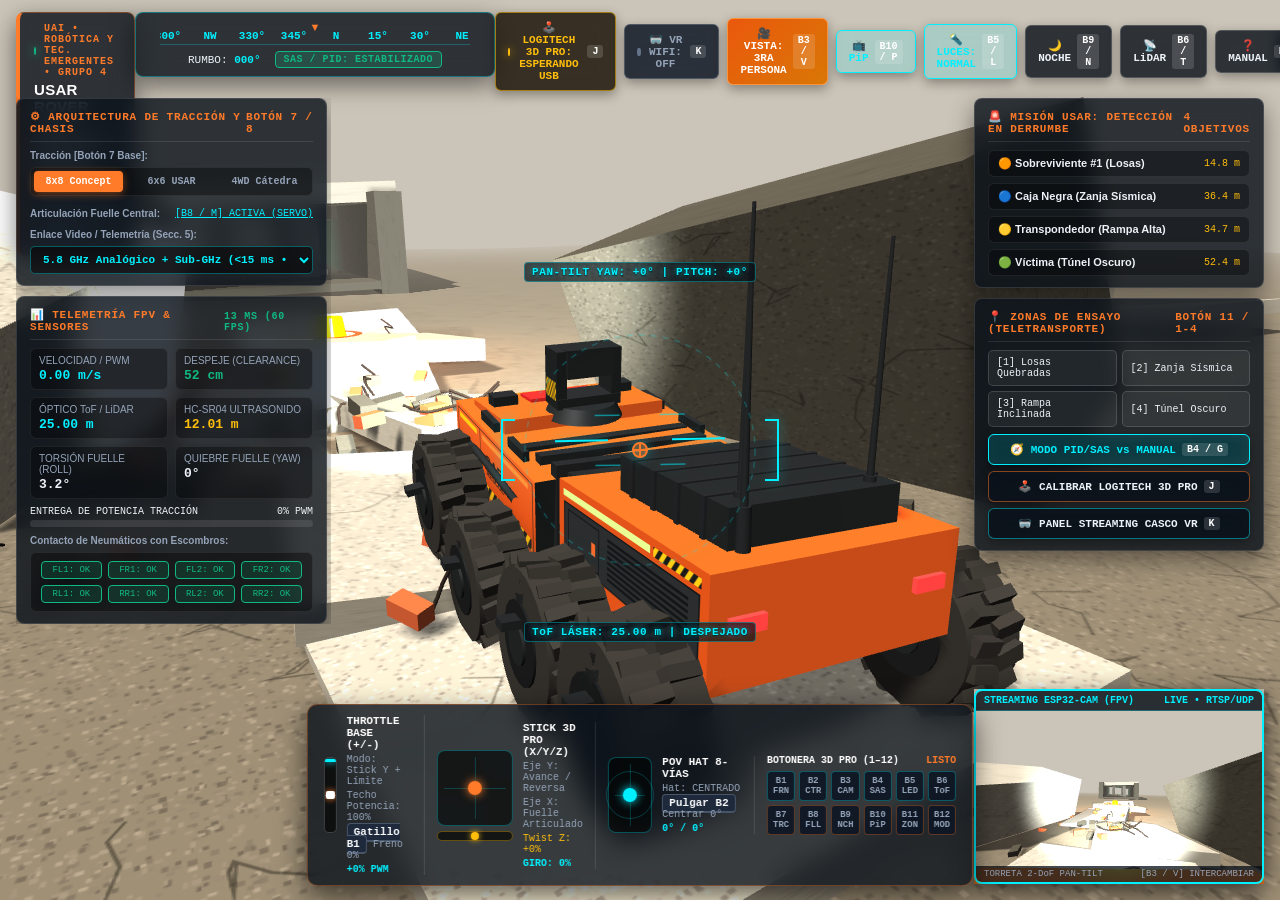
<file: index.html>
<!DOCTYPE html>
<html lang="es">
<head>
  <meta charset="UTF-8" />
  <meta name="viewport" content="width=device-width, initial-scale=1.0" />
  <title>Simulador USAR Rover SAR RESCUE • Edición Logitech Extreme 3D Pro HOTAS (Grupo 4 UAI)</title>
  <link rel="stylesheet" href="styles.css" />
</head>
<body>
  <!-- Contenedor WebGL 3D -->
  <div id="canvas-container"></div>

  <!-- Efectos de Lente Visor VR / FPV (Scanlines, Viñeta, Ruido RF) -->
  <div id="fpv-overlay">
    <div class="fpv-scanlines"></div>
    <div class="fpv-rf-noise" id="fpv-rf-noise"></div>
    <div class="fpv-vignette"></div>
  </div>

  <!-- Alerta Dinámica de Ingeniería / Rescate -->
  <div id="hud-alert-banner"></div>

  <!-- Retícula Central de Realidad Aumentada (Horizonte Artificial + Vector Pan-Tilt + Telémetro) -->
  <div id="ar-hud-center">
    <div id="ar-turret-angles" class="ar-floating-readout">
      PAN-TILT YAW: +0° | PITCH: +0°
    </div>

    <svg id="reticle-svg" viewBox="0 0 340 340">
      <!-- Marco fijo del frente del chasis -->
      <circle cx="170" cy="170" r="115" fill="none" stroke="rgba(0, 240, 255, 0.22)" stroke-width="1.5" stroke-dasharray="6 6" />
      <path d="M 45 140 L 32 140 L 32 200 L 45 200" fill="none" stroke="#00f0ff" stroke-width="2" />
      <path d="M 295 140 L 308 140 L 308 200 L 295 200" fill="none" stroke="#00f0ff" stroke-width="2" />

      <!-- Horizonte Artificial Dinámico (Pitch & Roll del Módulo Frontal) -->
      <g id="reticle-horizon-group">
        <line x1="85" y1="170" x2="138" y2="170" stroke="#00f0ff" stroke-width="2" />
        <line x1="202" y1="170" x2="255" y2="170" stroke="#00f0ff" stroke-width="2" />
        <line x1="125" y1="145" x2="150" y2="145" stroke="rgba(0, 240, 255, 0.5)" stroke-width="1.5" />
        <line x1="190" y1="145" x2="215" y2="145" stroke="rgba(0, 240, 255, 0.5)" stroke-width="1.5" />
        <line x1="125" y1="195" x2="150" y2="195" stroke="rgba(0, 240, 255, 0.5)" stroke-width="1.5" />
        <line x1="190" y1="195" x2="215" y2="195" stroke="rgba(0, 240, 255, 0.5)" stroke-width="1.5" />
      </g>

      <!-- Cruz central fija -->
      <path d="M 162 170 L 178 170 M 170 162 L 170 178" stroke="#ff7a29" stroke-width="2" />

      <!-- Punto indicador de dirección de la torreta Pan-Tilt respecto al frente del chasis -->
      <circle id="reticle-turret-pip" cx="170" cy="170" r="7" fill="rgba(255, 122, 41, 0.35)" stroke="#ff7a29" stroke-width="2" />
    </svg>

    <div id="ar-rangefinder" class="ar-floating-readout">
      ToF LÁSER: 12.00 m | DESPEJADO
    </div>
  </div>

  <!-- Barra Superior: Identidad UAI Grupo 4 + Brújula / SAS + Botonera Rápida -->
  <header id="top-bar">
    <div class="brand-card">
      <div class="brand-badge">
        <span class="status-dot"></span>
        <span>UAI • ROBÓTICA Y TEC. EMERGENTES • GRUPO 4</span>
      </div>
      <div class="brand-title">USAR ROVER "SAR RESCUE" • HOTAS EDITION</div>
      <div class="brand-subtitle">
        A. Yelin • S. Loray • D. Kegler • I. De Giacomo | <strong>Logitech Extreme 3D Pro</strong>
      </div>
    </div>

    <!-- Brújula Superior y Estado SAS / PID -->
    <div class="compass-hud">
      <div class="compass-tape-window">
        <div class="compass-center-caret">▼</div>
        <div id="compass-strip"></div>
      </div>
      <div class="compass-meta">
        <span>RUMBO: <strong id="heading-readout" style="color:#00f0ff;">000°</strong></span>
        <span id="sas-status-pill" class="sas-pill active" title="Click, Botón 4 o tecla G para alternar">
          SAS / PID: ESTABILIZADO
        </span>
      </div>
    </div>

    <!-- Acciones Rápidas de Joystick Logitech 3D Pro, Casco VR Wi-Fi, Cámara, Iluminación, LiDAR y Ayuda -->
    <div class="top-actions">
      <button id="btn-hotas-config" class="hud-btn hotas-badge waiting" title="Abrir Calibrador y Diagnóstico en Vivo para Logitech Extreme 3D Pro (Tecla J)">
        <span class="hotas-dot" id="hotas-conn-dot"></span>
        <span id="hotas-conn-label">🕹️ LOGITECH 3D PRO: ESPERANDO USB</span>
        <span class="key-hint">J</span>
      </button>
      <button id="btn-vr-wifi" class="hud-btn vr-wifi-btn" title="Activar / Desactivar Streaming Wi-Fi para Celular en Casco VR (Tecla K)">
        <span class="vr-wifi-dot" id="vr-wifi-dot"></span>
        <span id="vr-wifi-label">🥽 VR WIFI: OFF</span>
        <span class="key-hint">K</span>
      </button>
      <button id="btn-cam-mode" class="hud-btn accent" title="Alternar entre 1ra Persona (Visor VR FPV) y 3ra Persona (Botón 3 / Tecla V)">
        <span>🎥 VISTA: 3RA PERSONA</span>
        <span class="key-hint">B3 / V</span>
      </button>
      <button id="btn-pip" class="hud-btn active" title="Mostrar/Ocultar monitor secundario Picture-in-Picture (Botón 10 / Tecla P)">
        <span>📺 PiP</span>
        <span class="key-hint">B10 / P</span>
      </button>
      <button id="btn-lights" class="hud-btn active" title="Reflectores Chasis + LEDs Solidarios al Pan-Tilt (Botón 5 / Tecla L)">
        <span>🔦 LUCES: <span id="lights-label">NORMAL</span></span>
        <span class="key-hint">B5 / L</span>
      </button>
      <button id="btn-night" class="hud-btn" title="Simular entorno de derrumbe sin luz solar (Botón 9 / Tecla N)">
        <span>🌙 NOCHE</span>
        <span class="key-hint">B9 / N</span>
      </button>
      <button id="btn-lidar" class="hud-btn" title="Proyectar nube de puntos óptica Time-of-Flight / Micro-LiDAR (Botón 6 / Tecla T)">
        <span>📡 LiDAR</span>
        <span class="key-hint">B6 / T</span>
      </button>
      <button id="btn-help" class="hud-btn" title="Ver Manual de Ingeniería y Mapeo Logitech Extreme 3D Pro">
        <span>❓ MANUAL</span>
        <span class="key-hint">H</span>
      </button>
    </div>
  </header>

  <!-- Panel Izquierdo: Telemetría en Tiempo Real y Banco de Pruebas de Ingeniería -->
  <aside id="left-panel">
    <!-- Tarjeta 1: Configuración Mecánica y Enlace RF -->
    <div class="hud-card">
      <div class="card-header">
        <span>⚙ ARQUITECTURA DE TRACCIÓN Y CHASIS</span>
        <span>BOTÓN 7 / 8</span>
      </div>

      <div class="selector-group">
        <div class="selector-label">
          <span>Tracción [Botón 7 Base]:</span>
        </div>
        <div class="segmented-control">
          <button class="seg-btn active" data-drive="8x8" title="8 Ruedas sobredimensionadas (Fiel a la Imagen Conceptual)">
            8x8 Concept
          </button>
          <button class="seg-btn" data-drive="6x6" title="6 Ruedas independientes (Recomendación Óptima Ingeniería)">
            6x6 USAR
          </button>
          <button class="seg-btn" data-drive="4wd" title="Prototipo Base Cátedra (Chasis rígido y ruedas TT chicas)">
            4WD Cátedra
          </button>
        </div>

        <div class="selector-label" style="margin-top:6px;">
          <span>Articulación Fuelle Central:</span>
          <button id="joint-toggle-btn" style="background:none;border:none;color:var(--hud-cyan);font-family:var(--font-mono);font-size:10px;cursor:pointer;text-decoration:underline;">
            [B8 / M] <span id="joint-mode-val">ACTIVA (SERVO)</span>
          </button>
        </div>

        <div class="selector-label" style="margin-top:4px;">
          <span>Enlace Video / Telemetría (Secc. 5):</span>
        </div>
        <select id="rf-link-select" class="rf-select">
          <option value="58ghz">5.8 GHz Analógico + Sub-GHz (&lt;15 ms • 60 FPS)</option>
          <option value="qvga">Wi-Fi QVGA 320×240 + UDP (38 ms • 30 FPS)</option>
          <option value="vga">Wi-Fi VGA 640×480 + HUD AR (55 ms • 18 FPS)</option>
          <option value="congested">Wi-Fi 2.4 GHz en Hormigón (&gt;115 ms • Cinetosis)</option>
        </select>
      </div>
    </div>

    <!-- Tarjeta 2: Sensores y Cinemática del Fuelle -->
    <div class="hud-card">
      <div class="card-header">
        <span>📊 TELEMETRÍA FPV &amp; SENSORES</span>
        <span id="val-latency" class="metric-value green" style="font-size:10px;">14 ms (60 FPS)</span>
      </div>

      <div class="metric-grid">
        <div class="metric-box">
          <span class="metric-label">VELOCIDAD / PWM</span>
          <div class="metric-value cyan">
            <span id="val-speed">0.00 m/s</span>
          </div>
        </div>
        <div class="metric-box">
          <span class="metric-label">DESPEJE (CLEARANCE)</span>
          <div id="val-clearance" class="metric-value green">48 cm</div>
        </div>
        <div class="metric-box">
          <span class="metric-label">ÓPTICO ToF / LiDAR</span>
          <div id="val-tof" class="metric-value cyan">12.00 m</div>
        </div>
        <div class="metric-box">
          <span class="metric-label">HC-SR04 ULTRASONIDO</span>
          <div id="val-ultrasonic" class="metric-value amber">12.00 m</div>
        </div>
        <div class="metric-box">
          <span class="metric-label">TORSIÓN FUELLE (ROLL)</span>
          <div id="val-bellows-roll" class="metric-value">0.0°</div>
        </div>
        <div class="metric-box">
          <span class="metric-label">QUIEBRE FUELLE (YAW)</span>
          <div id="val-bellows-yaw" class="metric-value">0°</div>
        </div>
      </div>

      <div class="progress-row">
        <div class="progress-header">
          <span>ENTREGA DE POTENCIA TRACCIÓN</span>
          <span id="val-pwm">0% PWM</span>
        </div>
        <div class="progress-track">
          <div id="bar-pwm" class="progress-fill orange" style="width: 0%;"></div>
        </div>
      </div>

      <!-- Estado de Tracción Rueda por Rueda -->
      <div class="selector-label" style="margin-top:8px;">
        <span>Contacto de Neumáticos con Escombros:</span>
      </div>
      <div class="chassis-diagram">
        <div class="wheel-status-grid">
          <div id="wheel-pill-FL1" class="wheel-pill">FL1: OK</div>
          <div id="wheel-pill-FR1" class="wheel-pill">FR1: OK</div>
          <div id="wheel-pill-FL2" class="wheel-pill">FL2: OK</div>
          <div id="wheel-pill-FR2" class="wheel-pill">FR2: OK</div>
          <div id="wheel-pill-RL1" class="wheel-pill">RL1: OK</div>
          <div id="wheel-pill-RR1" class="wheel-pill">RR1: OK</div>
          <div id="wheel-pill-RL2" class="wheel-pill">RL2: OK</div>
          <div id="wheel-pill-RR2" class="wheel-pill">RR2: OK</div>
        </div>
      </div>
    </div>
  </aside>

  <!-- Panel Derecho: Misión USAR y Teletransporte Rápido a Zonas de Prueba -->
  <aside id="right-panel">
    <div class="hud-card">
      <div class="card-header">
        <span>🚨 MISIÓN USAR: DETECCIÓN EN DERRUMBE</span>
        <span>4 OBJETIVOS</span>
      </div>
      <div class="beacon-list">
        <div id="beacon-item-B1" class="beacon-item">
          <span class="beacon-name">🟠 Sobreviviente #1 (Losas)</span>
          <span id="beacon-dist-B1" class="beacon-dist">14.8 m</span>
        </div>
        <div id="beacon-item-B2" class="beacon-item">
          <span class="beacon-name">🔵 Caja Negra (Zanja Sísmica)</span>
          <span id="beacon-dist-B2" class="beacon-dist">36.2 m</span>
        </div>
        <div id="beacon-item-B3" class="beacon-item">
          <span class="beacon-name">🟡 Transpondedor (Rampa Alta)</span>
          <span id="beacon-dist-B3" class="beacon-dist">34.8 m</span>
        </div>
        <div id="beacon-item-B4" class="beacon-item">
          <span class="beacon-name">🟢 Víctima (Túnel Oscuro)</span>
          <span id="beacon-dist-B4" class="beacon-dist">52.4 m</span>
        </div>
      </div>
    </div>

    <div class="hud-card">
      <div class="card-header">
        <span>📍 ZONAS DE ENSAYO (TELETRANSPORTE)</span>
        <span>BOTÓN 11 / 1-4</span>
      </div>
      <div class="zone-buttons">
        <button class="zone-btn" data-zone="1">[1] Losas Quebradas</button>
        <button class="zone-btn" data-zone="2">[2] Zanja Sísmica</button>
        <button class="zone-btn" data-zone="3">[3] Rampa Inclinada</button>
        <button class="zone-btn" data-zone="4">[4] Túnel Oscuro</button>
      </div>
      <button id="btn-sas" class="hud-btn active" style="width:100%;margin-top:7px;justify-content:center;">
        <span>🧭 MODO PID/SAS vs MANUAL</span>
        <span class="key-hint">B4 / G</span>
      </button>
      <button id="btn-open-hotas-side" class="hud-btn" style="width:100%;margin-top:6px;justify-content:center;border-color:rgba(255,122,41,0.5);">
        <span>🕹️ CALIBRAR LOGITECH 3D PRO</span>
        <span class="key-hint">J</span>
      </button>
      <button id="btn-open-vr-wifi-panel" class="hud-btn" style="width:100%;margin-top:6px;justify-content:center;border-color:rgba(0,240,255,0.45);">
        <span>🥽 PANEL STREAMING CASCO VR</span>
        <span class="key-hint">K</span>
      </button>
    </div>
  </aside>

  <!-- Marco del Monitor Secundario Picture-in-Picture (Esquina Inferior Derecha) -->
  <div id="pip-frame">
    <div class="pip-header">
      <span id="pip-title">STREAMING ESP32-CAM (FPV)</span>
      <span>LIVE • RTSP/UDP</span>
    </div>
    <div class="pip-footer">
      <span>TORRETA 2-DoF PAN-TILT</span>
      <span>[B3 / V] INTERCAMBIAR</span>
    </div>
  </div>

  <!-- Consola Inferior Central: Telemetría en Vivo LOGITECH EXTREME 3D PRO + Fallback Teclado -->
  <footer id="bottom-hotas-bar">
    <!-- 1. Palanca de Gases Base (Throttle Slider Logitech Extreme 3D Pro) -->
    <div class="hotas-module">
      <div class="throttle-track" title="Palanca Throttle en Base del Logitech Extreme 3D Pro (o W/S y R/F en teclado)">
        <div class="throttle-zero-line"></div>
        <div id="throttle-fill"></div>
        <div id="throttle-limit-marker" title="Posición física de la Palanca Throttle en la Base"></div>
        <div id="throttle-handle"></div>
      </div>
      <div class="hotas-info">
        <span class="hotas-title">THROTTLE BASE (+/-)</span>
        <span id="hotas-mode-sub" class="hotas-sub">Modo: Stick Y + Límite</span>
        <span id="hotas-limit-sub" class="hotas-sub">Techo Potencia: 100%</span>
        <span class="hotas-sub"><span class="kbd">Gatillo B1</span> Freno 0%</span>
        <span id="hotas-throttle-val" class="hotas-val">+0%</span>
      </div>
    </div>

    <!-- 2. Stick Principal X/Y + Rotación de Puño Twist Z (Rudder) -->
    <div class="hotas-module">
      <div class="stick-column">
        <div class="stick-box" title="Ejes X (Roll/Dirección) e Y (Pitch/Avance) del Logitech Extreme 3D Pro">
          <div class="stick-deadzone-ring" id="stick-deadzone-ring"></div>
          <div class="stick-crosshair-h"></div>
          <div class="stick-crosshair-v"></div>
          <div id="drive-stick-dot" class="stick-dot orange"></div>
        </div>
        <div class="twist-bar-track" title="Eje Z Twist (Rotación de Puño del Logitech Extreme 3D Pro)">
          <div class="twist-center-tick"></div>
          <div id="twist-bar-dot" class="twist-bar-dot"></div>
        </div>
      </div>
      <div class="hotas-info">
        <span class="hotas-title">STICK 3D PRO (X/Y/Z)</span>
        <span class="hotas-sub">Eje Y: Avance / Reversa</span>
        <span class="hotas-sub">Eje X: Fuelle Articulado</span>
        <span id="hotas-twist-val" class="hotas-sub" style="color:var(--hud-amber);">Twist Z: 0%</span>
        <span id="hotas-steer-val" class="hotas-val">GIRO: 0%</span>
      </div>
    </div>

    <!-- 3. Cabezal 8-Way POV Hat Switch (Torreta Pan-Tilt 2-DoF) -->
    <div class="hotas-module">
      <div class="stick-box pov-hat-box" title="Mini-Stick POV Hat de 8 Direcciones en el Cabezal del Logitech Extreme 3D Pro">
        <div class="stick-crosshair-h"></div>
        <div class="stick-crosshair-v"></div>
        <div class="pov-octagon"></div>
        <div id="turret-stick-dot" class="stick-dot"></div>
      </div>
      <div class="hotas-info">
        <span class="hotas-title">POV HAT 8-VÍAS</span>
        <span id="hotas-hat-dir" class="hotas-sub">Hat: CENTRADO</span>
        <span class="hotas-sub"><span class="kbd">Pulgar B2</span> Centrar 0°</span>
        <span id="hotas-turret-val" class="hotas-val">0° / 0°</span>
      </div>
    </div>

    <!-- 4. Matriz en Vivo de los 12 Botones del Logitech Extreme 3D Pro -->
    <div class="hotas-module">
      <div class="hotas-buttons-panel">
        <div class="hotas-buttons-header">
          <span>BOTONERA 3D PRO (1–12)</span>
          <span id="hotas-active-btn-readout" style="color:var(--hud-orange);">LISTO</span>
        </div>
        <div class="hotas-btn-grid">
          <button class="joy-btn-pill" data-joybtn="1" title="Botón 1 (Gatillo): Freno de Emergencia 0% PWM">B1 FRN</button>
          <button class="joy-btn-pill" data-joybtn="2" title="Botón 2 (Pulgar): Centrar Torreta Pan-Tilt (0°, 0°)">B2 CTR</button>
          <button class="joy-btn-pill" data-joybtn="3" title="Botón 3 (Cabezal Izq Sup): Alternar Cámara FPV / 3ra Persona">B3 CAM</button>
          <button class="joy-btn-pill" data-joybtn="4" title="Botón 4 (Cabezal Der Sup): Alternar SAS/PID Estabilizado">B4 SAS</button>
          <button class="joy-btn-pill" data-joybtn="5" title="Botón 5 (Cabezal Izq Inf): Ciclar Reflectores LED">B5 LED</button>
          <button class="joy-btn-pill" data-joybtn="6" title="Botón 6 (Cabezal Der Inf): Escáner Láser 3D ToF / LiDAR">B6 ToF</button>
          <button class="joy-btn-pill base" data-joybtn="7" title="Botón 7 (Base): Cambiar Tracción (8x8 / 6x6 / 4WD)">B7 TRC</button>
          <button class="joy-btn-pill base" data-joybtn="8" title="Botón 8 (Base): Alternar Fuelle Activo / Pasivo">B8 FLL</button>
          <button class="joy-btn-pill base" data-joybtn="9" title="Botón 9 (Base): Alternar Modo Noche / Derrumbe Oscuro">B9 NCH</button>
          <button class="joy-btn-pill base" data-joybtn="10" title="Botón 10 (Base): Mostrar / Ocultar Ventana PiP">B10 PiP</button>
          <button class="joy-btn-pill base" data-joybtn="11" title="Botón 11 (Base): Teletransportar a Siguiente Zona (1-4)">B11 ZON</button>
          <button class="joy-btn-pill base" data-joybtn="12" title="Botón 12 (Base): Alternar Modo Throttle (Stick ↔ Crucero) y Nivelar">B12 MOD</button>
        </div>
      </div>
    </div>
  </footer>

  <!-- Modal de Calibración, Diagnóstico y Mapeo en Vivo del LOGITECH EXTREME 3D PRO -->
  <div id="hotas-modal" class="modal-backdrop hidden">
    <div class="modal-content hotas-modal-content">
      <div class="modal-header">
        <h2>🕹️ CENTRO DE CONTROL &amp; CALIBRACIÓN • LOGITECH EXTREME 3D PRO HOTAS</h2>
        <button id="btn-close-hotas-modal" class="close-modal-btn">CERRAR [ESC / J]</button>
      </div>

      <div class="hotas-status-strip" id="hotas-modal-status-strip">
        <div>
          <strong id="hotas-device-name">Ningún joystick USB detectado aún</strong>
          <div style="font-size:11px;color:var(--text-muted);margin-top:2px;">
            Conectá tu <strong>Logitech Extreme 3D Pro</strong> por USB y <strong>presioná el gatillo (Botón 1) o mové el stick</strong> para que el navegador lo active mediante Web Gamepad API.
          </div>
        </div>
        <button id="btn-reset-hotas-defaults" class="hud-btn" title="Restaurar configuración predeterminada para Logitech Extreme 3D Pro">
          ↺ RESTAURAR FÁBRICA
        </button>
      </div>

      <div class="hotas-calib-grid">
        <!-- Columna Izquierda: Asignación de Ejes, Auto-Detección y Curvas -->
        <div class="hotas-calib-card">
          <h3>1. CALIBRACIÓN Y AUTO-DETECCIÓN DE LOS 4 EJES + POV HAT</h3>
          <p style="font-size:11px;color:var(--text-muted);margin-bottom:10px;">
            Si algún eje (como el <em>Twist Z</em> o la leva <em>Throttle</em> de la base) no responde en tu versión de Windows/Chrome, hacé clic en <strong>"🎯 Detectar"</strong> y mové ese control físico en el joystick.
          </p>

          <!-- Eje X -->
          <div class="axis-calib-row">
            <div class="axis-calib-top">
              <span class="axis-name">EJE X • Stick Izq/Der (Dirección Fuelle)</span>
              <div class="axis-controls">
                <select id="cfg-axis-x" class="axis-select">
                  <option value="0">Eje 0 (Estándar X)</option>
                  <option value="1">Eje 1</option>
                  <option value="2">Eje 2</option>
                  <option value="3">Eje 3</option>
                </select>
                <button class="learn-axis-btn" data-learn="axisX">🎯 Detectar</button>
                <label class="inv-label"><input type="checkbox" id="cfg-inv-x" /> Inv</label>
              </div>
            </div>
            <div class="axis-bar-bg">
              <div id="calib-bar-x" class="axis-bar-fill" style="width:50%;"></div>
            </div>
          </div>

          <!-- Eje Y -->
          <div class="axis-calib-row">
            <div class="axis-calib-top">
              <span class="axis-name">EJE Y • Stick Adelante/Atrás (Tracción)</span>
              <div class="axis-controls">
                <select id="cfg-axis-y" class="axis-select">
                  <option value="1">Eje 1 (Estándar Y)</option>
                  <option value="0">Eje 0</option>
                  <option value="2">Eje 2</option>
                  <option value="3">Eje 3</option>
                </select>
                <button class="learn-axis-btn" data-learn="axisY">🎯 Detectar</button>
                <label class="inv-label"><input type="checkbox" id="cfg-inv-y" /> Inv</label>
              </div>
            </div>
            <div class="axis-bar-bg">
              <div id="calib-bar-y" class="axis-bar-fill orange" style="width:50%;"></div>
            </div>
          </div>

          <!-- Eje Twist Z (Rudder) -->
          <div class="axis-calib-row">
            <div class="axis-calib-top">
              <span class="axis-name">EJE Z TWIST • Rotación de Puño (Rudder)</span>
              <div class="axis-controls">
                <select id="cfg-axis-twist" class="axis-select">
                  <option value="auto">Auto (Eje 2 / Eje 5)</option>
                  <option value="2">Eje 2 (DirectInput)</option>
                  <option value="5">Eje 5 (Chrome HID Rz)</option>
                  <option value="3">Eje 3</option>
                  <option value="4">Eje 4</option>
                </select>
                <button class="learn-axis-btn" data-learn="axisTwist">🎯 Detectar</button>
                <label class="inv-label"><input type="checkbox" id="cfg-inv-twist" /> Inv</label>
              </div>
            </div>
            <div class="axis-bar-bg">
              <div id="calib-bar-twist" class="axis-bar-fill amber" style="width:50%;"></div>
            </div>
          </div>

          <!-- Palanca Throttle Slider (Base) -->
          <div class="axis-calib-row">
            <div class="axis-calib-top">
              <span class="axis-name">THROTTLE SLIDER • Leva en la Base (+/-)</span>
              <div class="axis-controls">
                <select id="cfg-axis-throttle" class="axis-select">
                  <option value="auto">Auto (Eje 3 / Eje 6)</option>
                  <option value="3">Eje 3 (DirectInput)</option>
                  <option value="6">Eje 6 (Chrome Slider)</option>
                  <option value="2">Eje 2</option>
                  <option value="4">Eje 4</option>
                </select>
                <button class="learn-axis-btn" data-learn="axisThrottle">🎯 Detectar</button>
                <label class="inv-label"><input type="checkbox" id="cfg-inv-throttle" checked /> Inv</label>
              </div>
            </div>
            <div class="axis-bar-bg">
              <div id="calib-bar-throttle" class="axis-bar-fill green" style="width:100%;"></div>
            </div>
          </div>

          <!-- Ajustes de Modo de Conducción y Sensibilidad -->
          <div class="hotas-tuning-grid">
            <div class="tuning-row">
              <label>Modo de Palanca Throttle y Stick Y:</label>
              <select id="cfg-throttle-mode" class="rf-select">
                <option value="stick_drive">Modo Rover Directo: Stick Y = Avance/Reversa | Leva Base = Límite Potencia PWM</option>
                <option value="hotas_cruise">Modo Crucero HOTAS: Leva Base = Gases Continuos | Stick Y = Aceleración Momentánea</option>
              </select>
            </div>

            <div class="tuning-row">
              <label>Función de la Rotación de Puño (Twist Z):</label>
              <select id="cfg-twist-mode" class="rf-select">
                <option value="turret_and_steer">Híbrido USAR: Mirar con Torreta Pan-Tilt + 35% Asistencia Giro</option>
                <option value="turret_pan">Solo Rotación Horizontal de Torreta Pan-Tilt (Yaw)</option>
                <option value="rover_steer">Dirección Articulada del Rover (Giro con Muñeca)</option>
                <option value="cam_orbit">Orbitar Cámara Exterior de 3ra Persona</option>
              </select>
            </div>

            <div class="slider-pair">
              <div>
                <div class="selector-label">
                  <span>Zona Muerta Stick X/Y:</span>
                  <span id="lbl-deadzone-stick" style="color:var(--hud-cyan);">8%</span>
                </div>
                <input type="range" id="cfg-deadzone-stick" min="0" max="25" value="8" class="hud-range" />
              </div>
              <div>
                <div class="selector-label">
                  <span>Curva Exponencial (Expo):</span>
                  <span id="lbl-expo-curve" style="color:var(--hud-cyan);">35%</span>
                </div>
                <input type="range" id="cfg-expo-curve" min="0" max="75" value="35" class="hud-range" />
              </div>
            </div>
          </div>

          <!-- Inspector de Ejes Crudos del Navegador -->
          <div class="raw-axes-box">
            <span style="font-size:10px;color:var(--text-muted);font-family:var(--font-mono);">TELEMETRÍA CRUDA (gamepad.axes):</span>
            <div id="raw-axes-readout" class="raw-axes-readout">Esperando entrada de Logitech Extreme 3D Pro...</div>
          </div>
        </div>

        <!-- Columna Derecha: Mapa Físico de los 12 Botones del Logitech Extreme 3D Pro -->
        <div class="hotas-calib-card">
          <h3>2. MAPA OFICIAL DE LOS 12 BOTONES • LOGITECH EXTREME 3D PRO</h3>
          <p style="font-size:11px;color:var(--text-muted);margin-bottom:8px;">
            Presioná cualquier botón en tu joystick físico para verificar su respuesta en vivo (se iluminará en verde/naranja):
          </p>
          <table class="controls-table hotas-map-table">
            <thead>
              <tr>
                <th>Botón 3D Pro</th>
                <th>Ubicación Física</th>
                <th>Acción en el Rover USAR</th>
              </tr>
            </thead>
            <tbody id="hotas-modal-btn-table">
              <tr data-btnrow="1">
                <td><span class="kbd">Botón 1</span></td>
                <td>Gatillo (Índice)</td>
                <td><strong>Freno de Emergencia</strong> y corte instantáneo a 0% PWM</td>
              </tr>
              <tr data-btnrow="2">
                <td><span class="kbd">Botón 2</span></td>
                <td>Pulgar Lateral</td>
                <td><strong>Centrar Torreta Pan-Tilt</strong> (0°, 0°) / Invertir Marcha en Crucero</td>
              </tr>
              <tr data-btnrow="3">
                <td><span class="kbd">Botón 3</span></td>
                <td>Cabezal Sup. Izq.</td>
                <td>Alternar cámara <strong>1ra Persona (FPV VR) ↔ 3ra Persona</strong></td>
              </tr>
              <tr data-btnrow="4">
                <td><span class="kbd">Botón 4</span></td>
                <td>Cabezal Sup. Der.</td>
                <td>Alternar <strong>Modo Estabilizado (PID / SAS) ↔ Manual Directo</strong></td>
              </tr>
              <tr data-btnrow="5">
                <td><span class="kbd">Botón 5</span></td>
                <td>Cabezal Inf. Izq.</td>
                <td>Ciclar potencia de <strong>Reflectores LED</strong> (Off / Normal / Max USAR)</td>
              </tr>
              <tr data-btnrow="6">
                <td><span class="kbd">Botón 6</span></td>
                <td>Cabezal Inf. Der.</td>
                <td>Activar / Desactivar escáner láser 3D <strong>ToF / Micro-LiDAR</strong></td>
              </tr>
              <tr data-btnrow="7">
                <td><span class="kbd">Botón 7</span></td>
                <td>Base (Fila 1 Izq.)</td>
                <td>Alternar tracción en vivo: <strong>8x8 Concept → 6x6 USAR → 4WD Cátedra</strong></td>
              </tr>
              <tr data-btnrow="8">
                <td><span class="kbd">Botón 8</span></td>
                <td>Base (Fila 1 Der.)</td>
                <td>Alternar articulación del fuelle: <strong>Activa (Servo) ↔ Pasiva (3D)</strong></td>
              </tr>
              <tr data-btnrow="9">
                <td><span class="kbd">Botón 9</span></td>
                <td>Base (Fila 2 Izq.)</td>
                <td>Alternar iluminación ambiental: <strong>Luz Diurna ↔ Derrumbe Oscuro</strong></td>
              </tr>
              <tr data-btnrow="10">
                <td><span class="kbd">Botón 10</span></td>
                <td>Base (Fila 2 Der.)</td>
                <td>Mostrar / Ocultar monitor secundario <strong>Picture-in-Picture (PiP)</strong></td>
              </tr>
              <tr data-btnrow="11">
                <td><span class="kbd">Botón 11</span></td>
                <td>Base (Fila 3 Izq.)</td>
                <td><strong>Teletransportar</strong> a la siguiente Zona de Ensayo (Zonas 1 → 4)</td>
              </tr>
              <tr data-btnrow="12">
                <td><span class="kbd">Botón 12</span></td>
                <td>Base (Fila 3 Der.)</td>
                <td>Alternar <strong>Modo Throttle (Stick ↔ Crucero)</strong> y Nivelar Chasis</td>
              </tr>
            </tbody>
          </table>
        </div>
      </div>
    </div>
  </div>

  <!-- Modal de Transmisión Wi-Fi bajo demanda para Celular en Casco VR -->
  <div id="vr-wifi-modal" class="modal-backdrop hidden">
    <div class="modal-content" style="max-width:740px;">
      <div class="modal-header">
        <h2>🥽 TRANSMISIÓN WI-FI PARA CELULAR EN CASCO VR (BAJA DEMANDA)</h2>
        <button id="btn-close-vr-wifi-modal" class="close-modal-btn">CERRAR [ESC]</button>
      </div>

      <div class="hotas-status-strip" id="vr-wifi-status-strip">
        <div>
          <strong id="vr-wifi-state-title">⏹ TRANSMISIÓN VR WI-FI DESACTIVADA (0% USO DE RED)</strong>
          <div id="vr-wifi-state-sub" style="font-size:11px;color:var(--text-muted);margin-top:3px;">
            El streaming está apagado por defecto. Pulsá el botón de la derecha (o la tecla <strong>K</strong>) únicamente cuando quieras transmitir al teléfono.
          </div>
        </div>
        <button id="btn-toggle-vr-stream-main" class="hud-btn accent" style="padding:10px 16px;font-size:12px;">
          ▶ ACTIVAR STREAMING VR
        </button>
      </div>

      <div class="hotas-calib-grid" style="grid-template-columns: 1fr 1fr;">
        <div class="hotas-calib-card">
          <h3>1. DIRECCIÓN WEB PARA ABRIR EN EL CELULAR</h3>
          <p style="font-size:11px;color:var(--text-muted);margin-bottom:8px;">
            Conectá el celular a la <strong>misma red Wi-Fi (o Hotspot de la PC)</strong> y escribí cualquiera de estas direcciones en el navegador del teléfono (Chrome / Safari):
          </p>
          <div id="vr-wifi-urls-box" class="vr-urls-list">
            <div class="vr-url-item">http://10.110.16.176:8090/vr</div>
          </div>
          <p id="vr-server-hint" style="font-size:10.5px;color:var(--hud-amber);margin-top:8px;line-height:1.4;">
            💡 Asegurate de haber iniciado el simulador desde <code>INICIAR_SIMULADOR.bat</code> (o ejecutando <code>python wifi_vr_server.py</code>) para habilitar el puerto local 8090.
          </p>
        </div>

        <div class="hotas-calib-card">
          <h3>2. AJUSTES DEL VISOR VR Y CÁMARA</h3>
          <div class="tuning-row" style="margin-bottom:8px;">
            <label>Cámara enviada al Casco VR del Celular:</label>
            <select id="vr-cfg-cam-source" class="rf-select">
              <option value="fpv">Siempre Cámara 1ra Persona FPV (Torreta Pan-Tilt)</option>
              <option value="mirror">Espejar Vista Actual de la Pantalla PC</option>
            </select>
          </div>

          <div class="tuning-row" style="margin-bottom:8px;">
            <label>Calidad / Latencia de Transmisión Wi-Fi:</label>
            <select id="vr-cfg-quality" class="rf-select">
              <option value="fast">Fluidez Máxima VR (480×300 • ~28 FPS • &lt;35 ms)</option>
              <option value="balanced" selected>Equilibrado USAR (600×375 • ~24 FPS)</option>
              <option value="hd">Alta Definición (768×480 • ~18 FPS)</option>
            </select>
          </div>

          <label class="inv-label" style="font-size:11px;color:#e2e8f0;margin-top:10px;">
            <input type="checkbox" id="vr-cfg-allow-gyro" checked />
            Permitir que el Giroscopio del Celular mueva la Torreta Pan-Tilt
          </label>

          <div class="raw-axes-box" style="margin-top:12px;">
            <span style="font-size:10px;color:var(--text-muted);font-family:var(--font-mono);">TELEMETRÍA DE ENLACE VR WI-FI:</span>
            <div id="vr-wifi-telemetry-readout" class="raw-axes-readout">
              Estado: Inactivo | Clientes VR: 0 | Fotogramas enviados: 0
            </div>
          </div>
        </div>
      </div>
    </div>
  </div>

  <!-- Modal de Ficha de Ingeniería, Imagen Conceptual y Controles -->
  <div id="engineering-modal" class="modal-backdrop hidden">
    <div class="modal-content">
      <div class="modal-header">
        <h2>🛠️ SIMULADOR USAR ROVER "SAR RESCUE" • MANUAL DE OPERACIÓN E INGENIERÍA</h2>
        <button id="btn-close-modal" class="close-modal-btn">CERRAR [ESC / H]</button>
      </div>
      <div class="modal-grid">
        <div>
          <img src="assets/concept-rover.jpg" alt="Concept Art Rover USAR" class="concept-preview" />
          <p style="font-size:12px;color:var(--text-muted);line-height:1.5;">
            <strong>Evolución de Plataforma Educativa a Rover USAR (Grupo 4 - UAI):</strong>
            Este Gemelo Digital está integrado nativamente con el joystick <strong>Logitech Extreme 3D Pro</strong> mediante Web Gamepad API,
            implementando el chasis bi-modular articulado con fuelle central (3 grados de libertad:
            <em>Yaw</em> de dirección quebrada, <em>Pitch</em> de inclinación y <em>Roll</em> de torsión sobre escombros),
            torreta Pan-Tilt 2-DoF en el <em>POV Hat</em> y telemetría dual <strong>HC-SR04 + Óptico ToF / Micro-LiDAR</strong>.
          </p>
        </div>
        <div>
          <h3 style="font-size:13px;color:var(--hud-cyan);font-family:var(--font-mono);margin-bottom:6px;">
            RESUMEN DE CONTROLES: LOGITECH EXTREME 3D PRO &amp; TECLADO
          </h3>
          <table class="controls-table">
            <thead>
              <tr>
                <th>Logitech Extreme 3D Pro</th>
                <th>Teclado</th>
                <th>Función en el Rover USAR</th>
              </tr>
            </thead>
            <tbody>
              <tr>
                <td><strong>Stick Eje Y</strong> (Adelante/Atrás)</td>
                <td><span class="kbd">W</span> / <span class="kbd">S</span></td>
                <td>Aceleración y Reversa proporcional con curva exponencial</td>
              </tr>
              <tr>
                <td><strong>Palanca Throttle Base (+/-)</strong></td>
                <td><span class="kbd">R</span> / <span class="kbd">F</span></td>
                <td>Regulador de Potencia PWM (o Gases Continuos en Modo Crucero)</td>
              </tr>
              <tr>
                <td><strong>Stick Eje X</strong> (Izq/Der)</td>
                <td><span class="kbd">A</span> / <span class="kbd">D</span></td>
                <td>Dirección articulada del fuelle central + asistencia diferencial</td>
              </tr>
              <tr>
                <td><strong>Twist Z</strong> (Rotación Puño)</td>
                <td><span class="kbd">Q</span> / <span class="kbd">E</span></td>
                <td>Paneo horizontal rápido de Torreta + asistencia de giro</td>
              </tr>
              <tr>
                <td><strong>POV Hat 8-Vías</strong> (Cabezal)</td>
                <td><span class="kbd">↑</span> <span class="kbd">↓</span> <span class="kbd">←</span> <span class="kbd">→</span></td>
                <td>Mover Torreta Pan-Tilt 2-DoF (Visión activa desacoplada)</td>
              </tr>
              <tr>
                <td><strong>Gatillo (Botón 1)</strong></td>
                <td><span class="kbd">Espacio</span></td>
                <td>Freno de emergencia y corte instantáneo a 0% PWM</td>
              </tr>
              <tr>
                <td><strong>Botón 2</strong> (Pulgar)</td>
                <td><span class="kbd">X</span> o <span class="kbd">C</span></td>
                <td>Centrar Torreta Pan-Tilt al frente del chasis (0°, 0°)</td>
              </tr>
              <tr>
                <td><strong>Botón 3</strong> / <strong>Botón 4</strong></td>
                <td><span class="kbd">V</span> / <span class="kbd">G</span></td>
                <td>Alternar Cámara FPV ↔ 3ra Persona / Alternar SAS PID</td>
              </tr>
              <tr>
                <td><strong>Botón 5</strong> / <strong>Botón 6</strong></td>
                <td><span class="kbd">L</span> / <span class="kbd">T</span></td>
                <td>Ciclar Reflectores LED / Escáner Láser 3D ToF Micro-LiDAR</td>
              </tr>
              <tr>
                <td><strong>Botones Base 7 a 12</strong></td>
                <td><span class="kbd">M</span> <span class="kbd">N</span> <span class="kbd">P</span> <span class="kbd">1-4</span></td>
                <td>Tracción (B7), Fuelle (B8), Noche (B9), PiP (B10), Zonas (B11), Modo (B12)</td>
              </tr>
            </tbody>
          </table>
        </div>
      </div>
    </div>
  </div>

  <!-- Librería Three.js Local (100% portable y offline) y Módulos del Simulador -->
  <script src="vendor/three.min.js"></script>
  <script src="roverBuilder.js"></script>
  <script src="terrainBuilder.js"></script>
  <script src="hotasController.js"></script>
  <script src="simulator.js"></script>
</body>
</html>
</file>
<file: styles.css>
:root {
  --bg-dark: #090d12;
  --panel-bg: rgba(12, 19, 28, 0.82);
  --panel-border: rgba(255, 122, 41, 0.38);
  --hud-cyan: #00f0ff;
  --hud-cyan-dim: rgba(0, 240, 255, 0.22);
  --hud-orange: #ff7a29;
  --hud-amber: #ffbe0b;
  --hud-green: #10b981;
  --hud-red: #ef4444;
  --text-main: #ecf2f8;
  --text-muted: #94a3b8;
  --font-mono: 'JetBrains Mono', 'Consolas', 'Courier New', monospace;
  --font-sans: 'Inter', -apple-system, BlinkMacSystemFont, 'Segoe UI', Roboto, sans-serif;
}

* {
  box-sizing: border-box;
  margin: 0;
  padding: 0;
  user-select: none;
}

body, html {
  width: 100%;
  height: 100%;
  overflow: hidden;
  background-color: var(--bg-dark);
  font-family: var(--font-sans);
  color: var(--text-main);
}

#canvas-container {
  position: absolute;
  inset: 0;
  width: 100%;
  height: 100%;
  z-index: 1;
}

/* Efectos de Post-Procesado FPV (Scanlines, Ruido RF, Viñeta VR) */
#fpv-overlay {
  position: absolute;
  inset: 0;
  pointer-events: none;
  z-index: 2;
  opacity: 0;
  transition: opacity 0.25s ease;
}

#fpv-overlay.active {
  opacity: 1;
}

.fpv-scanlines {
  position: absolute;
  inset: 0;
  background: repeating-linear-gradient(
    to bottom,
    transparent 0px,
    transparent 2px,
    rgba(0, 15, 25, 0.18) 3px,
    rgba(0, 15, 25, 0.18) 4px
  );
}

.fpv-vignette {
  position: absolute;
  inset: 0;
  background: radial-gradient(
    circle at center,
    transparent 55%,
    rgba(0, 10, 18, 0.45) 82%,
    rgba(0, 4, 8, 0.88) 100%
  );
}

.fpv-rf-noise {
  position: absolute;
  inset: 0;
  opacity: 0;
  background-image: repeating-radial-gradient(
    circle at 17% 32%,
    rgba(255, 255, 255, 0.12),
    rgba(0, 0, 0, 0.12) 0.00085px
  );
  mix-blend-mode: overlay;
  transition: opacity 0.2s;
}

/* Retícula Central AR (FPV y 3ra Persona) */
#ar-hud-center {
  position: absolute;
  top: 50%;
  left: 50%;
  transform: translate(-50%, -50%);
  width: 340px;
  height: 340px;
  pointer-events: none;
  z-index: 3;
  display: flex;
  align-items: center;
  justify-content: center;
}

#reticle-svg {
  width: 100%;
  height: 100%;
  overflow: visible;
  filter: drop-shadow(0 0 6px rgba(0, 240, 255, 0.55));
}

.ar-floating-readout {
  position: absolute;
  font-family: var(--font-mono);
  font-size: 11px;
  font-weight: 700;
  letter-spacing: 0.6px;
  color: var(--hud-cyan);
  text-shadow: 0 0 6px rgba(0, 240, 255, 0.7), 0 1px 2px #000;
  background: rgba(6, 15, 24, 0.68);
  padding: 3px 7px;
  border-radius: 4px;
  border: 1px solid rgba(0, 240, 255, 0.35);
}

#ar-turret-angles {
  top: -18px;
  left: 50%;
  transform: translateX(-50%);
  white-space: nowrap;
}

#ar-rangefinder {
  bottom: -22px;
  left: 50%;
  transform: translateX(-50%);
  white-space: nowrap;
  display: flex;
  align-items: center;
  gap: 8px;
}

#ar-rangefinder.warning {
  color: var(--hud-amber);
  border-color: var(--hud-amber);
  text-shadow: 0 0 8px rgba(255, 190, 11, 0.8);
}

#ar-rangefinder.danger {
  color: var(--hud-red);
  border-color: var(--hud-red);
  background: rgba(45, 8, 8, 0.85);
  animation: pulse-danger 0.6s infinite alternate;
}

@keyframes pulse-danger {
  from { transform: translateX(-50%) scale(1); }
  to { transform: translateX(-50%) scale(1.06); }
}

/* Barra Superior: Cabecera UAI + Brújula / SAS */
#top-bar {
  position: absolute;
  top: 12px;
  left: 16px;
  right: 16px;
  display: flex;
  align-items: flex-start;
  justify-content: space-between;
  z-index: 10;
  pointer-events: none;
}

.brand-card {
  pointer-events: auto;
  background: var(--panel-bg);
  backdrop-filter: blur(10px);
  border: 1px solid var(--panel-border);
  border-left: 4px solid var(--hud-orange);
  border-radius: 8px;
  padding: 10px 14px;
  box-shadow: 0 8px 24px rgba(0, 0, 0, 0.5);
  max-width: 350px;
}

.brand-badge {
  display: flex;
  align-items: center;
  gap: 8px;
  font-family: var(--font-mono);
  font-size: 10px;
  font-weight: 700;
  color: var(--hud-orange);
  text-transform: uppercase;
  letter-spacing: 1px;
  margin-bottom: 3px;
}

.status-dot {
  width: 8px;
  height: 8px;
  border-radius: 50%;
  background: var(--hud-green);
  box-shadow: 0 0 8px var(--hud-green);
  animation: blink 1.6s infinite;
}

@keyframes blink {
  0%, 100% { opacity: 1; }
  50% { opacity: 0.35; }
}

.brand-title {
  font-size: 15px;
  font-weight: 800;
  letter-spacing: 0.3px;
  color: #fff;
}

.brand-subtitle {
  font-size: 11px;
  color: var(--text-muted);
  margin-top: 2px;
}

/* Cinta de Brújula y Estado SAS Central */
.compass-hud {
  pointer-events: auto;
  background: var(--panel-bg);
  backdrop-filter: blur(10px);
  border: 1px solid rgba(0, 240, 255, 0.35);
  border-radius: 8px;
  padding: 8px 16px;
  display: flex;
  flex-direction: column;
  align-items: center;
  min-width: 360px;
  box-shadow: 0 8px 24px rgba(0, 0, 0, 0.5);
}

.compass-tape-window {
  width: 310px;
  height: 24px;
  overflow: hidden;
  position: relative;
  border-bottom: 1px solid rgba(0, 240, 255, 0.25);
  margin-bottom: 6px;
}

.compass-center-caret {
  position: absolute;
  top: 0;
  left: 50%;
  transform: translateX(-50%);
  color: var(--hud-orange);
  font-size: 11px;
  font-weight: 900;
  z-index: 2;
}

#compass-strip {
  position: absolute;
  top: 6px;
  left: 0;
  height: 18px;
  display: flex;
  align-items: center;
  font-family: var(--font-mono);
  font-size: 11px;
  font-weight: 700;
  color: var(--hud-cyan);
  white-space: nowrap;
}

.compass-meta {
  display: flex;
  align-items: center;
  gap: 14px;
  font-family: var(--font-mono);
  font-size: 11px;
}

.sas-pill {
  padding: 2px 8px;
  border-radius: 4px;
  font-weight: 700;
  font-size: 10px;
  letter-spacing: 0.5px;
  cursor: pointer;
  transition: all 0.15s;
}

.sas-pill.active {
  background: rgba(16, 185, 129, 0.2);
  color: var(--hud-green);
  border: 1px solid var(--hud-green);
}

.sas-pill.manual {
  background: rgba(255, 190, 11, 0.2);
  color: var(--hud-amber);
  border: 1px solid var(--hud-amber);
}

/* Botonera Rápida Derecha Superior */
.top-actions {
  pointer-events: auto;
  display: flex;
  gap: 8px;
  align-items: center;
}

.hud-btn {
  background: var(--panel-bg);
  backdrop-filter: blur(8px);
  color: var(--text-main);
  border: 1px solid rgba(255, 255, 255, 0.18);
  border-radius: 6px;
  padding: 8px 12px;
  font-family: var(--font-mono);
  font-size: 11px;
  font-weight: 700;
  cursor: pointer;
  display: flex;
  align-items: center;
  gap: 6px;
  transition: all 0.18s ease;
  box-shadow: 0 4px 12px rgba(0, 0, 0, 0.35);
}

.hud-btn:hover {
  border-color: var(--hud-orange);
  background: rgba(255, 122, 41, 0.16);
  transform: translateY(-1px);
}

.hud-btn.active {
  background: rgba(0, 240, 255, 0.16);
  border-color: var(--hud-cyan);
  color: var(--hud-cyan);
}

.hud-btn.accent {
  background: linear-gradient(135deg, #ea580c, #d97706);
  border-color: #fb923c;
  color: #fff;
}

.key-hint {
  background: rgba(255, 255, 255, 0.14);
  padding: 1px 5px;
  border-radius: 3px;
  font-size: 10px;
  color: #fff;
}

/* Panel Izquierdo: Telemetría USAR, Sensores y Configuración de Tracción */
#left-panel {
  position: absolute;
  top: 98px;
  left: 16px;
  width: 315px;
  z-index: 10;
  display: flex;
  flex-direction: column;
  gap: 10px;
  max-height: calc(100vh - 114px);
  overflow-y: auto;
  padding-right: 4px;
}

#left-panel::-webkit-scrollbar {
  width: 4px;
}

#left-panel::-webkit-scrollbar-thumb {
  background: rgba(255, 122, 41, 0.4);
  border-radius: 4px;
}

.hud-card {
  background: var(--panel-bg);
  backdrop-filter: blur(10px);
  border: 1px solid rgba(255, 255, 255, 0.13);
  border-radius: 8px;
  padding: 11px 13px;
  box-shadow: 0 8px 24px rgba(0, 0, 0, 0.45);
}

.card-header {
  display: flex;
  justify-content: space-between;
  align-items: center;
  font-family: var(--font-mono);
  font-size: 11px;
  font-weight: 700;
  text-transform: uppercase;
  letter-spacing: 0.8px;
  color: var(--hud-orange);
  border-bottom: 1px solid rgba(255, 255, 255, 0.1);
  padding-bottom: 6px;
  margin-bottom: 8px;
}

.metric-grid {
  display: grid;
  grid-template-columns: 1fr 1fr;
  gap: 7px;
}

.metric-box {
  background: rgba(0, 0, 0, 0.35);
  border: 1px solid rgba(255, 255, 255, 0.07);
  border-radius: 6px;
  padding: 6px 8px;
}

.metric-label {
  font-size: 10px;
  color: var(--text-muted);
  display: block;
}

.metric-value {
  font-family: var(--font-mono);
  font-size: 13px;
  font-weight: 700;
  color: var(--text-main);
  margin-top: 2px;
}

.metric-value.cyan { color: var(--hud-cyan); }
.metric-value.green { color: var(--hud-green); }
.metric-value.amber { color: var(--hud-amber); }
.metric-value.red { color: var(--hud-red); }

/* Barra de progreso PWM y sensores */
.progress-row {
  margin-top: 7px;
}

.progress-header {
  display: flex;
  justify-content: space-between;
  font-family: var(--font-mono);
  font-size: 10px;
  margin-bottom: 3px;
}

.progress-track {
  width: 100%;
  height: 7px;
  background: rgba(255, 255, 255, 0.1);
  border-radius: 4px;
  overflow: hidden;
}

.progress-fill {
  height: 100%;
  background: linear-gradient(90deg, var(--hud-cyan), var(--hud-green));
  width: 50%;
  transition: width 0.08s ease;
}

.progress-fill.orange {
  background: linear-gradient(90deg, var(--hud-amber), var(--hud-orange));
}

/* Selector de Configuración Ingeniería (6x6 / 8x8 / 4WD, Enlace RF, Articulación) */
.selector-group {
  display: flex;
  flex-direction: column;
  gap: 6px;
}

.selector-label {
  font-size: 10px;
  color: var(--text-muted);
  font-weight: 600;
  display: flex;
  justify-content: space-between;
}

.segmented-control {
  display: grid;
  grid-template-columns: repeat(3, 1fr);
  gap: 4px;
  background: rgba(0, 0, 0, 0.4);
  padding: 3px;
  border-radius: 6px;
  border: 1px solid rgba(255, 255, 255, 0.08);
}

.seg-btn {
  background: transparent;
  border: none;
  color: var(--text-muted);
  font-family: var(--font-mono);
  font-size: 10px;
  font-weight: 700;
  padding: 5px 4px;
  border-radius: 4px;
  cursor: pointer;
  transition: all 0.15s;
  text-align: center;
}

.seg-btn:hover {
  color: #fff;
}

.seg-btn.active {
  background: var(--hud-orange);
  color: #fff;
  box-shadow: 0 2px 8px rgba(255, 122, 41, 0.45);
}

.rf-select {
  width: 100%;
  background: rgba(0, 0, 0, 0.55);
  color: var(--hud-cyan);
  border: 1px solid rgba(0, 240, 255, 0.35);
  border-radius: 5px;
  padding: 6px 8px;
  font-family: var(--font-mono);
  font-size: 11px;
  font-weight: 600;
  outline: none;
  cursor: pointer;
}

.rf-select option {
  background: #0d1520;
  color: #fff;
}

/* Visualizador de Contacto de Ruedas y Fuelle */
.chassis-diagram {
  display: flex;
  align-items: center;
  justify-content: space-between;
  background: rgba(0, 0, 0, 0.4);
  border: 1px solid rgba(255, 255, 255, 0.08);
  border-radius: 6px;
  padding: 8px 10px;
  margin-top: 6px;
}

.wheel-status-grid {
  display: grid;
  grid-template-columns: repeat(4, 1fr);
  gap: 6px;
  width: 100%;
}

.wheel-pill {
  background: rgba(16, 185, 129, 0.15);
  border: 1px solid var(--hud-green);
  border-radius: 4px;
  padding: 3px 4px;
  text-align: center;
  font-family: var(--font-mono);
  font-size: 9px;
  color: var(--hud-green);
  transition: all 0.12s;
}

.wheel-pill.airborne {
  background: rgba(239, 68, 68, 0.18);
  border-color: var(--hud-red);
  color: var(--hud-red);
}

.wheel-pill.disabled {
  opacity: 0.22;
  border-color: #475569;
  color: #475569;
  background: transparent;
}

/* Panel Inferior Central: Consola Virtual HOTAS (Throttle + Stick + Pan-Tilt) */
#bottom-hotas-bar {
  position: absolute;
  bottom: 14px;
  left: 50%;
  transform: translateX(-50%);
  z-index: 10;
  display: flex;
  align-items: center;
  gap: 12px;
  background: var(--panel-bg);
  backdrop-filter: blur(12px);
  border: 1px solid rgba(255, 122, 41, 0.35);
  border-radius: 10px;
  padding: 10px 16px;
  box-shadow: 0 10px 30px rgba(0, 0, 0, 0.65);
}

.hotas-module {
  display: flex;
  align-items: center;
  gap: 10px;
  padding-right: 12px;
  border-right: 1px solid rgba(255, 255, 255, 0.1);
}

.hotas-module:last-child {
  border-right: none;
  padding-right: 0;
}

.throttle-track {
  width: 24px;
  height: 76px;
  background: rgba(0, 0, 0, 0.6);
  border: 1px solid rgba(255, 255, 255, 0.2);
  border-radius: 5px;
  position: relative;
  overflow: hidden;
}

.throttle-zero-line {
  position: absolute;
  top: 50%;
  left: 0;
  right: 0;
  height: 1px;
  background: rgba(255, 255, 255, 0.35);
}

#throttle-fill {
  position: absolute;
  left: 2px;
  right: 2px;
  bottom: 50%;
  height: 0%;
  background: var(--hud-orange);
  border-radius: 2px;
  transition: height 0.05s, bottom 0.05s;
}

#throttle-handle {
  position: absolute;
  left: 1px;
  right: 1px;
  height: 8px;
  top: 50%;
  transform: translateY(-50%);
  background: #fff;
  border-radius: 2px;
  box-shadow: 0 0 6px var(--hud-orange);
}

.stick-box {
  width: 76px;
  height: 76px;
  background: rgba(0, 0, 0, 0.6);
  border: 1px solid rgba(0, 240, 255, 0.3);
  border-radius: 8px;
  position: relative;
}

.stick-crosshair-h {
  position: absolute;
  top: 50%;
  left: 6px;
  right: 6px;
  height: 1px;
  background: rgba(0, 240, 255, 0.2);
}

.stick-crosshair-v {
  position: absolute;
  left: 50%;
  top: 6px;
  bottom: 6px;
  width: 1px;
  background: rgba(0, 240, 255, 0.2);
}

.stick-dot {
  position: absolute;
  width: 14px;
  height: 14px;
  border-radius: 50%;
  top: 50%;
  left: 50%;
  transform: translate(-50%, -50%);
  background: var(--hud-cyan);
  box-shadow: 0 0 10px var(--hud-cyan);
  transition: top 0.04s, left 0.04s;
}

.stick-dot.orange {
  background: var(--hud-orange);
  box-shadow: 0 0 10px var(--hud-orange);
}

.hotas-info {
  display: flex;
  flex-direction: column;
  gap: 3px;
  font-family: var(--font-mono);
  font-size: 10px;
}

.hotas-title {
  font-weight: 800;
  color: #fff;
  font-size: 11px;
}

.hotas-sub {
  color: var(--text-muted);
}

.hotas-val {
  color: var(--hud-cyan);
  font-weight: 700;
}

/* Panel Derecho: Misión USAR, Zonas de Teletransporte y Marco PiP */
#right-panel {
  position: absolute;
  top: 98px;
  right: 16px;
  width: 290px;
  z-index: 10;
  display: flex;
  flex-direction: column;
  gap: 10px;
}

.beacon-list {
  display: flex;
  flex-direction: column;
  gap: 6px;
}

.beacon-item {
  display: flex;
  align-items: center;
  justify-content: space-between;
  background: rgba(0, 0, 0, 0.35);
  border: 1px solid rgba(255, 255, 255, 0.08);
  border-radius: 6px;
  padding: 6px 9px;
  font-size: 11px;
}

.beacon-item.found {
  border-color: var(--hud-green);
  background: rgba(16, 185, 129, 0.14);
}

.beacon-name {
  font-weight: 600;
  display: flex;
  align-items: center;
  gap: 6px;
}

.beacon-dist {
  font-family: var(--font-mono);
  font-size: 10px;
  color: var(--hud-amber);
}

.beacon-item.found .beacon-dist {
  color: var(--hud-green);
  font-weight: 700;
}

.zone-buttons {
  display: grid;
  grid-template-columns: 1fr 1fr;
  gap: 5px;
}

.zone-btn {
  background: rgba(255, 255, 255, 0.06);
  border: 1px solid rgba(255, 255, 255, 0.14);
  color: var(--text-main);
  border-radius: 5px;
  padding: 6px 8px;
  font-family: var(--font-mono);
  font-size: 10px;
  cursor: pointer;
  text-align: left;
  transition: all 0.15s;
}

.zone-btn:hover {
  border-color: var(--hud-cyan);
  background: rgba(0, 240, 255, 0.12);
}

/* Marco Picture-in-Picture (PiP) en esquina inferior derecha */
#pip-frame {
  position: absolute;
  bottom: 16px;
  right: 16px;
  width: 290px;
  height: 195px;
  border: 2px solid var(--hud-cyan);
  border-radius: 8px;
  z-index: 8;
  pointer-events: none;
  box-shadow: 0 8px 28px rgba(0, 0, 0, 0.7);
  overflow: hidden;
  transition: opacity 0.2s;
}

#pip-frame.hidden {
  opacity: 0;
}

.pip-header {
  position: absolute;
  top: 0;
  left: 0;
  right: 0;
  background: rgba(6, 14, 23, 0.82);
  padding: 4px 8px;
  display: flex;
  justify-content: space-between;
  align-items: center;
  font-family: var(--font-mono);
  font-size: 10px;
  font-weight: 700;
  color: var(--hud-cyan);
  border-bottom: 1px solid rgba(0, 240, 255, 0.3);
}

.pip-footer {
  position: absolute;
  bottom: 0;
  left: 0;
  right: 0;
  background: rgba(6, 14, 23, 0.75);
  padding: 3px 8px;
  font-family: var(--font-mono);
  font-size: 9px;
  color: var(--text-muted);
  display: flex;
  justify-content: space-between;
}

/* Alerta Flotante de Ingeniería (Empanzamiento / Cybersickness / Rescate) */
#hud-alert-banner {
  position: absolute;
  top: 86px;
  left: 50%;
  transform: translateX(-50%);
  z-index: 15;
  background: rgba(220, 38, 38, 0.9);
  border: 1px solid #fca5a5;
  color: #fff;
  font-family: var(--font-mono);
  font-size: 12px;
  font-weight: 800;
  padding: 8px 18px;
  border-radius: 6px;
  box-shadow: 0 8px 25px rgba(220, 38, 38, 0.5);
  display: none;
  align-items: center;
  gap: 10px;
  pointer-events: none;
}

#hud-alert-banner.show {
  display: flex;
}

#hud-alert-banner.success {
  background: rgba(16, 185, 129, 0.92);
  border-color: #6ee7b7;
  box-shadow: 0 8px 25px rgba(16, 185, 129, 0.5);
}

/* Modal de Ingeniería, Concept Art y Controles */
.modal-backdrop {
  position: fixed;
  inset: 0;
  background: rgba(4, 8, 14, 0.82);
  backdrop-filter: blur(8px);
  z-index: 50;
  display: flex;
  align-items: center;
  justify-content: center;
  padding: 24px;
}

.modal-backdrop.hidden {
  display: none;
}

.modal-content {
  background: #0e1724;
  border: 1px solid var(--hud-orange);
  border-radius: 12px;
  max-width: 920px;
  width: 100%;
  max-height: 88vh;
  overflow-y: auto;
  padding: 22px 26px;
  box-shadow: 0 20px 60px rgba(0, 0, 0, 0.85);
}

.modal-header {
  display: flex;
  justify-content: space-between;
  align-items: center;
  border-bottom: 1px solid rgba(255, 255, 255, 0.12);
  padding-bottom: 12px;
  margin-bottom: 16px;
}

.modal-header h2 {
  font-size: 18px;
  color: var(--hud-orange);
  font-family: var(--font-mono);
}

.close-modal-btn {
  background: rgba(255, 255, 255, 0.1);
  border: 1px solid rgba(255, 255, 255, 0.2);
  color: #fff;
  padding: 6px 12px;
  border-radius: 6px;
  cursor: pointer;
  font-family: var(--font-mono);
  font-weight: 700;
}

.modal-grid {
  display: grid;
  grid-template-columns: 1.1fr 1fr;
  gap: 18px;
}

.concept-preview {
  width: 100%;
  border-radius: 8px;
  border: 1px solid rgba(255, 122, 41, 0.4);
  margin-bottom: 10px;
}

.controls-table {
  width: 100%;
  border-collapse: collapse;
  font-size: 12px;
  margin-top: 6px;
}

.controls-table th, .controls-table td {
  padding: 7px 8px;
  border-bottom: 1px solid rgba(255, 255, 255, 0.08);
  text-align: left;
}

.controls-table th {
  color: var(--hud-cyan);
  font-family: var(--font-mono);
  font-size: 11px;
}

.kbd {
  background: #1e293b;
  border: 1px solid #475569;
  border-bottom-width: 2px;
  border-radius: 4px;
  padding: 2px 6px;
  font-family: var(--font-mono);
  font-size: 11px;
  color: #f8fafc;
  font-weight: 700;
}

/* =========================================================================
   ESTILOS ESPECIALIZADOS LOGITECH EXTREME 3D PRO (TELEMETRÍA Y CALIBRADOR)
   ========================================================================= */

.hotas-badge.waiting {
  border-color: rgba(255, 190, 11, 0.55);
  background: rgba(30, 22, 10, 0.85);
  color: var(--hud-amber);
}

.hotas-badge.connected {
  border-color: var(--hud-green);
  background: rgba(8, 35, 24, 0.88);
  color: var(--hud-green);
  box-shadow: 0 0 14px rgba(16, 185, 129, 0.35);
}

.hotas-dot {
  width: 8px;
  height: 8px;
  border-radius: 50%;
  background: var(--hud-amber);
  box-shadow: 0 0 8px var(--hud-amber);
  animation: blink 1.4s infinite;
}

.hotas-badge.connected .hotas-dot {
  background: var(--hud-green);
  box-shadow: 0 0 9px var(--hud-green);
}

/* Marcador de la leva física Throttle Base en la pista de gases */
#throttle-limit-marker {
  position: absolute;
  left: 0;
  right: 0;
  height: 3px;
  bottom: 100%;
  background: var(--hud-cyan);
  box-shadow: 0 0 6px var(--hud-cyan);
  z-index: 2;
  pointer-events: none;
  transition: bottom 0.05s;
}

.stick-column {
  display: flex;
  flex-direction: column;
  gap: 5px;
  align-items: center;
}

.stick-deadzone-ring {
  position: absolute;
  top: 50%;
  left: 50%;
  width: 16%;
  height: 16%;
  transform: translate(-50%, -50%);
  border: 1px dashed rgba(255, 255, 255, 0.25);
  border-radius: 50%;
  pointer-events: none;
}

/* Barra de Rotación de Puño (Twist Z Rudder) debajo del Stick X/Y */
.twist-bar-track {
  width: 76px;
  height: 10px;
  background: rgba(0, 0, 0, 0.65);
  border: 1px solid rgba(255, 190, 11, 0.35);
  border-radius: 5px;
  position: relative;
}

.twist-center-tick {
  position: absolute;
  left: 50%;
  top: 1px;
  bottom: 1px;
  width: 1px;
  background: rgba(255, 255, 255, 0.35);
}

.twist-bar-dot {
  position: absolute;
  top: 50%;
  left: 50%;
  width: 8px;
  height: 8px;
  border-radius: 50%;
  transform: translate(-50%, -50%);
  background: var(--hud-amber);
  box-shadow: 0 0 6px var(--hud-amber);
  transition: left 0.04s;
}

.pov-octagon {
  position: absolute;
  top: 50%;
  left: 50%;
  width: 48px;
  height: 48px;
  transform: translate(-50%, -50%);
  border: 1px solid rgba(0, 240, 255, 0.22);
  border-radius: 50%;
  pointer-events: none;
}

/* Matriz en vivo de los 12 botones del Logitech Extreme 3D Pro */
.hotas-buttons-panel {
  display: flex;
  flex-direction: column;
  gap: 5px;
}

.hotas-buttons-header {
  display: flex;
  justify-content: space-between;
  align-items: center;
  font-family: var(--font-mono);
  font-size: 10px;
  font-weight: 800;
  color: #fff;
}

.hotas-btn-grid {
  display: grid;
  grid-template-columns: repeat(6, 1fr);
  gap: 4px;
}

.joy-btn-pill {
  background: rgba(15, 23, 36, 0.9);
  border: 1px solid rgba(0, 240, 255, 0.3);
  color: var(--text-muted);
  font-family: var(--font-mono);
  font-size: 9px;
  font-weight: 700;
  padding: 4px 5px;
  border-radius: 4px;
  cursor: pointer;
  transition: all 0.08s;
  text-align: center;
}

.joy-btn-pill.base {
  border-color: rgba(255, 122, 41, 0.32);
}

.joy-btn-pill:hover {
  color: #fff;
  border-color: var(--hud-cyan);
}

.joy-btn-pill.pressed {
  background: var(--hud-orange);
  border-color: #fff;
  color: #fff;
  box-shadow: 0 0 10px var(--hud-orange);
  transform: scale(1.06);
}

/* Modal de Calibración Logitech Extreme 3D Pro */
.hotas-modal-content {
  max-width: 1040px;
}

.hotas-status-strip {
  display: flex;
  justify-content: space-between;
  align-items: center;
  background: rgba(0, 0, 0, 0.45);
  border: 1px solid rgba(255, 190, 11, 0.4);
  border-left: 4px solid var(--hud-amber);
  border-radius: 8px;
  padding: 10px 14px;
  margin-bottom: 14px;
  font-size: 13px;
}

.hotas-status-strip.connected {
  border-color: rgba(16, 185, 129, 0.45);
  border-left-color: var(--hud-green);
  background: rgba(16, 185, 129, 0.08);
}

.hotas-calib-grid {
  display: grid;
  grid-template-columns: 1.08fr 1fr;
  gap: 16px;
}

.hotas-calib-card {
  background: rgba(7, 12, 20, 0.72);
  border: 1px solid rgba(255, 255, 255, 0.1);
  border-radius: 8px;
  padding: 14px;
}

.hotas-calib-card h3 {
  font-family: var(--font-mono);
  font-size: 12px;
  color: var(--hud-cyan);
  margin-bottom: 6px;
}

.axis-calib-row {
  margin-bottom: 10px;
  background: rgba(255, 255, 255, 0.03);
  border: 1px solid rgba(255, 255, 255, 0.07);
  border-radius: 6px;
  padding: 7px 9px;
}

.axis-calib-top {
  display: flex;
  justify-content: space-between;
  align-items: center;
  margin-bottom: 5px;
  gap: 6px;
}

.axis-name {
  font-family: var(--font-mono);
  font-size: 10.5px;
  font-weight: 700;
  color: #e2e8f0;
}

.axis-controls {
  display: flex;
  align-items: center;
  gap: 5px;
}

.axis-select {
  background: #090f18;
  color: var(--hud-cyan);
  border: 1px solid rgba(0, 240, 255, 0.35);
  border-radius: 4px;
  padding: 2px 5px;
  font-family: var(--font-mono);
  font-size: 10px;
}

.learn-axis-btn {
  background: rgba(255, 122, 41, 0.16);
  border: 1px solid var(--hud-orange);
  color: var(--hud-orange);
  border-radius: 4px;
  padding: 2px 6px;
  font-family: var(--font-mono);
  font-size: 10px;
  font-weight: 700;
  cursor: pointer;
}

.learn-axis-btn.learning {
  background: var(--hud-orange);
  color: #fff;
  animation: blink 0.6s infinite;
}

.inv-label {
  font-family: var(--font-mono);
  font-size: 10px;
  color: var(--text-muted);
  display: flex;
  align-items: center;
  gap: 3px;
  cursor: pointer;
}

.axis-bar-bg {
  width: 100%;
  height: 7px;
  background: rgba(0, 0, 0, 0.6);
  border-radius: 4px;
  overflow: hidden;
  position: relative;
}

.axis-bar-fill {
  height: 100%;
  background: var(--hud-cyan);
  transition: width 0.04s;
}

.axis-bar-fill.orange { background: var(--hud-orange); }
.axis-bar-fill.amber { background: var(--hud-amber); }
.axis-bar-fill.green { background: var(--hud-green); }

.hotas-tuning-grid {
  display: flex;
  flex-direction: column;
  gap: 8px;
  margin-top: 10px;
  padding-top: 8px;
  border-top: 1px solid rgba(255, 255, 255, 0.1);
}

.tuning-row label {
  display: block;
  font-size: 10.5px;
  color: var(--text-muted);
  font-weight: 600;
  margin-bottom: 3px;
}

.slider-pair {
  display: grid;
  grid-template-columns: 1fr 1fr;
  gap: 10px;
  margin-top: 4px;
}

.hud-range {
  width: 100%;
  accent-color: var(--hud-orange);
  cursor: pointer;
}

.raw-axes-box {
  margin-top: 10px;
  background: rgba(0, 0, 0, 0.55);
  border: 1px solid rgba(0, 240, 255, 0.2);
  border-radius: 6px;
  padding: 7px 9px;
}

.raw-axes-readout {
  font-family: var(--font-mono);
  font-size: 10px;
  color: var(--hud-cyan);
  margin-top: 3px;
  word-break: break-all;
}

.hotas-map-table tr.active-row {
  background: rgba(255, 122, 41, 0.28);
}

.hotas-map-table tr.active-row td {
  color: #fff;
}

/* Estilos para Botón y Modal de Streaming VR Wi-Fi bajo demanda */
.vr-wifi-btn {
  border-color: rgba(148, 163, 184, 0.35);
  background: rgba(15, 23, 36, 0.85);
  color: var(--text-muted);
}

.vr-wifi-btn.active {
  border-color: var(--hud-cyan);
  background: rgba(0, 240, 255, 0.18);
  color: var(--hud-cyan);
  box-shadow: 0 0 14px rgba(0, 240, 255, 0.35);
}

.vr-wifi-dot {
  width: 8px;
  height: 8px;
  border-radius: 50%;
  background: #64748b;
}

.vr-wifi-btn.active .vr-wifi-dot {
  background: var(--hud-cyan);
  box-shadow: 0 0 8px var(--hud-cyan);
  animation: blink 1s infinite;
}

.vr-urls-list {
  display: flex;
  flex-direction: column;
  gap: 6px;
}

.vr-url-item {
  display: flex;
  align-items: center;
  justify-content: space-between;
  background: rgba(0, 240, 255, 0.08);
  border: 1px solid rgba(0, 240, 255, 0.4);
  border-radius: 6px;
  padding: 7px 10px;
  font-family: var(--font-mono);
  font-size: 12px;
  font-weight: 700;
  color: var(--hud-cyan);
}
</file>
